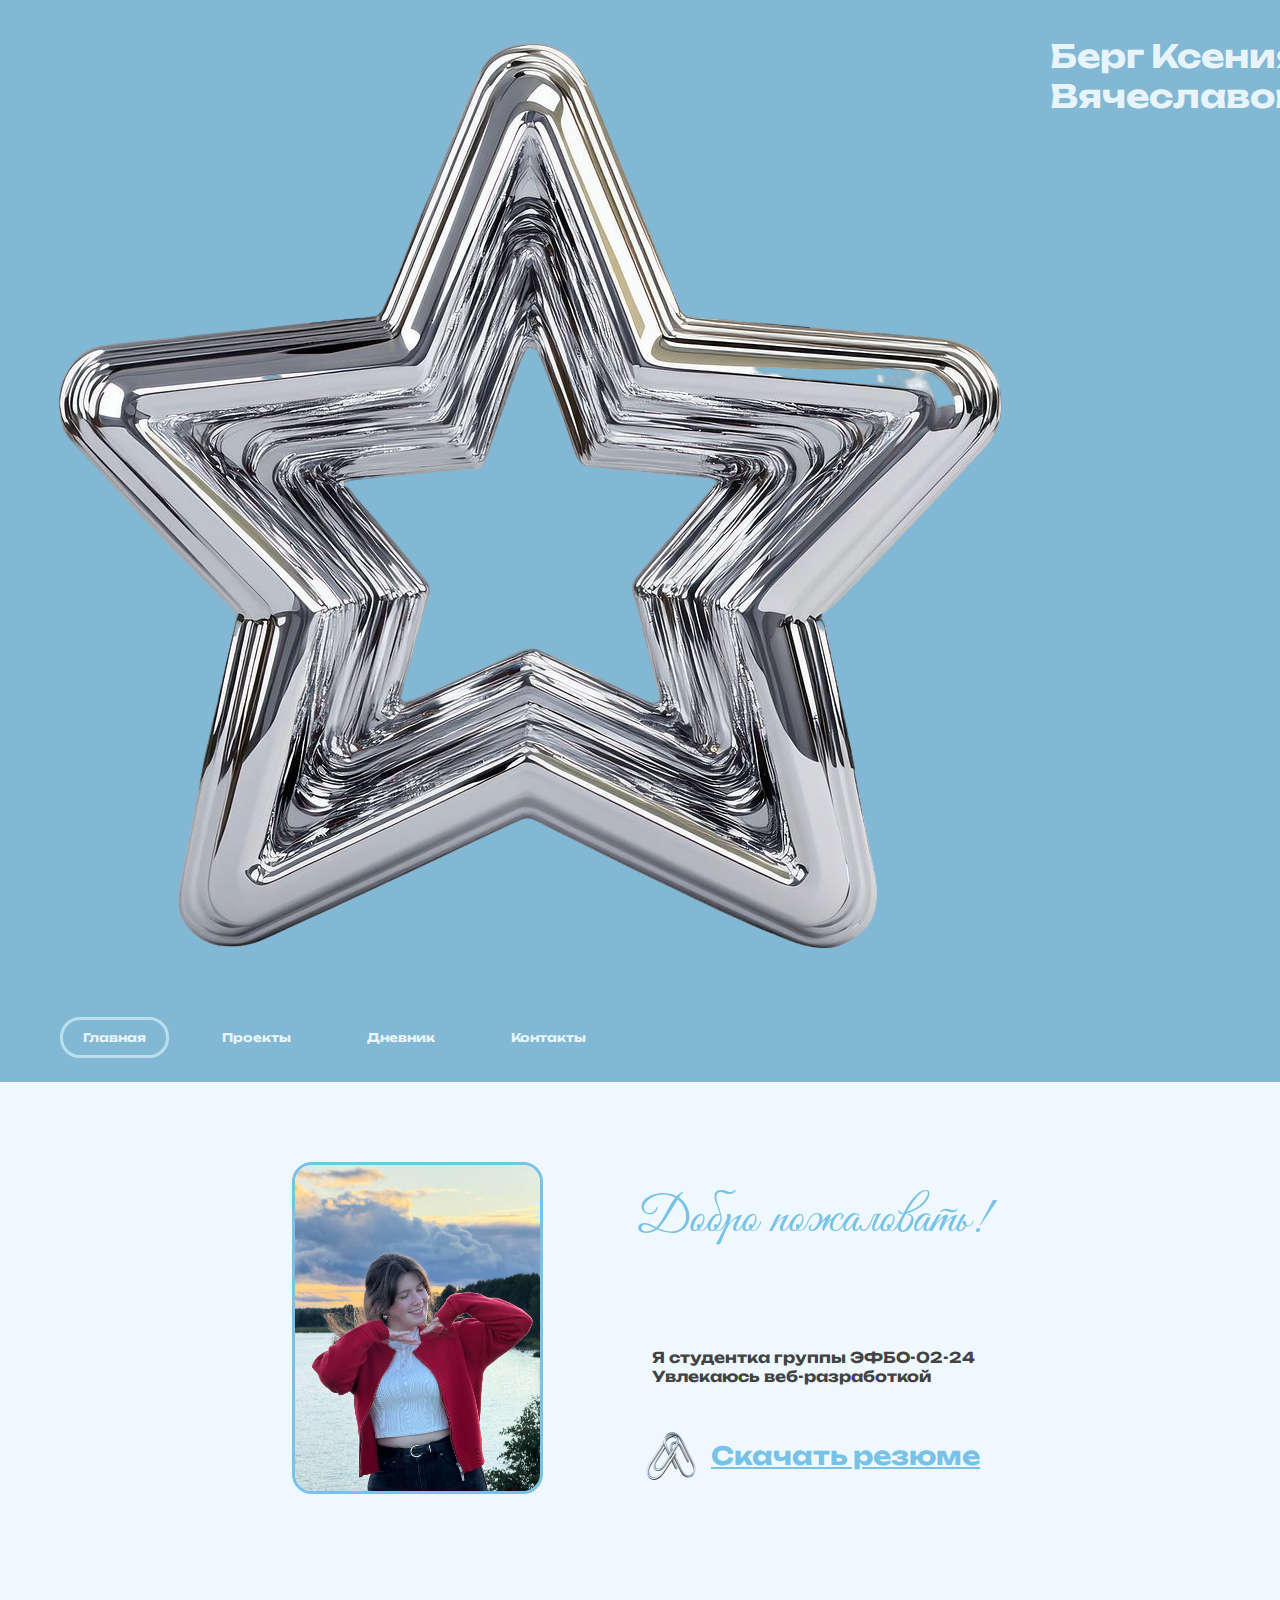
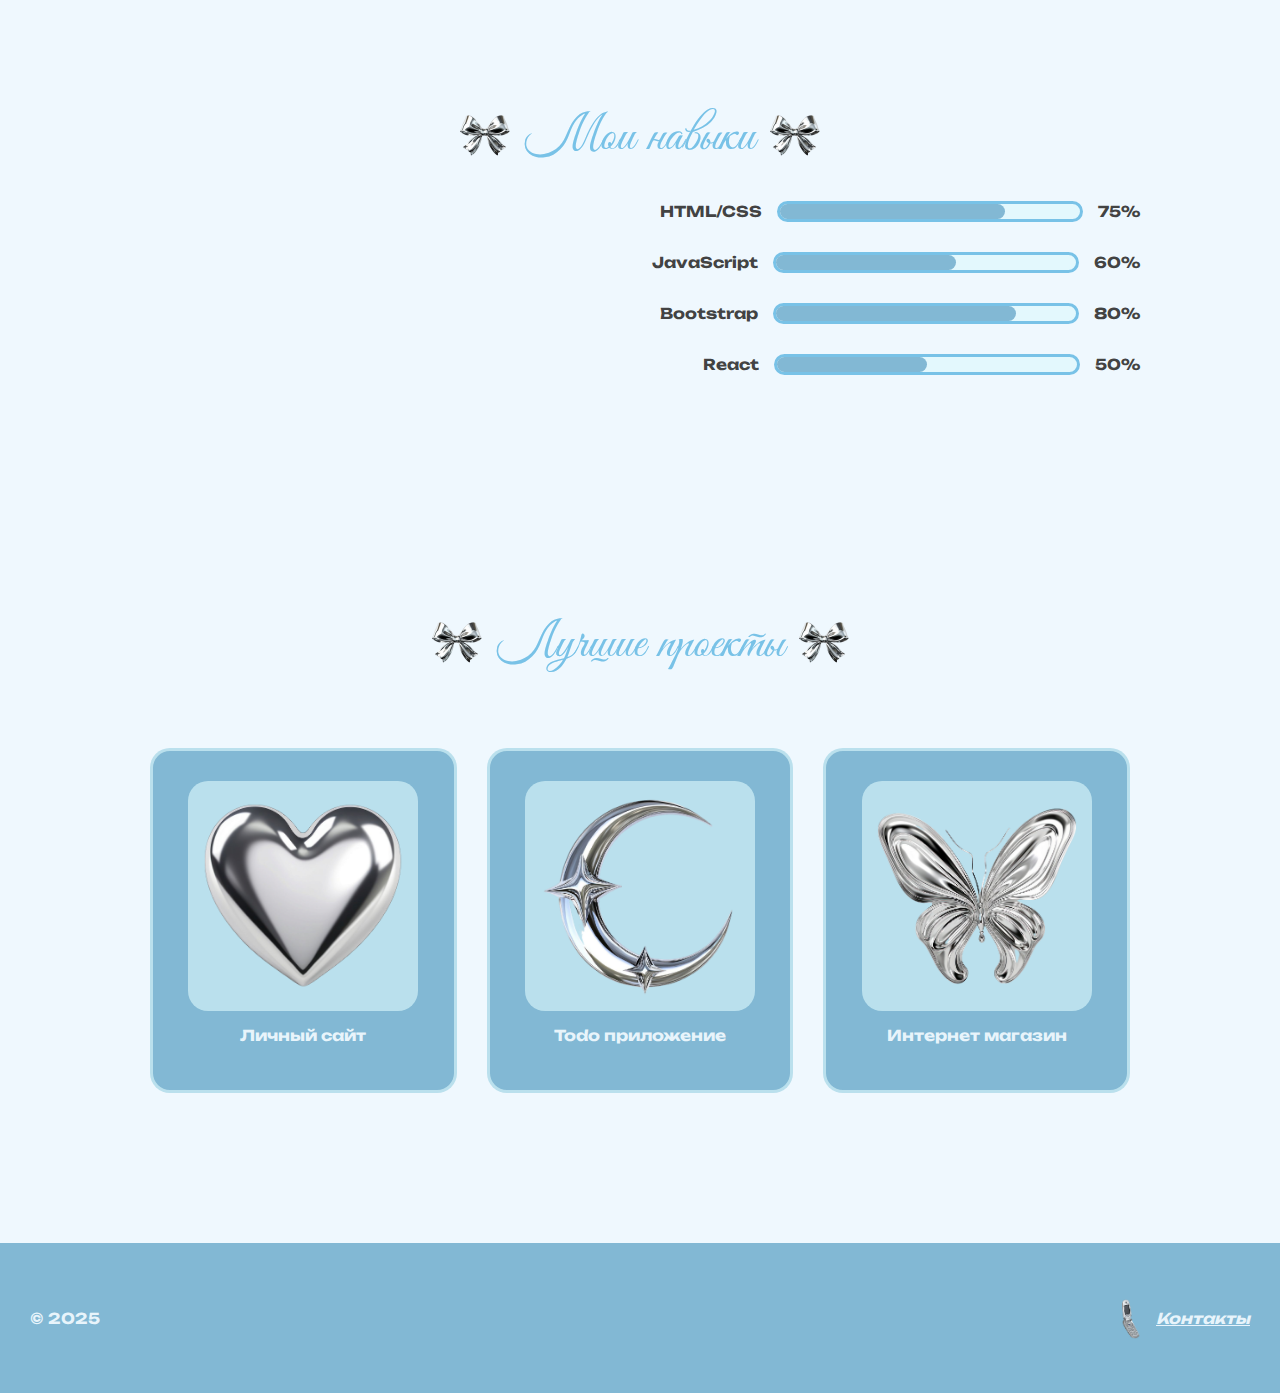
<file: index.html>
<!DOCTYPE html>
<html lang="ru">

<head>
    <meta charset="UTF-8">
    <meta name="viewport" content="width=device-width">
    <title>Главная</title>
    <link rel="stylesheet" href="styles/style.css">
</head>

<body>
    <div class="page-container">
        <header class="header">
            <img class="header__icon" src="images/icons/starMain.png">
            <h1 class="header__title">Берг Ксения Вячеславовна</h1>
        </header>

        <nav class="nav">
            <ul class="nav__list">
                <li class="nav__item"><a class="nav__link nav__link--active" href="index.html">Главная</a></li>
                <li class="nav__item"><a class="nav__link" href="pages/projects.html">Проекты</a></li>
                <li class="nav__item"><a class="nav__link" href="pages/diary.html">Дневник</a></li>
                <li class="nav__item"><a class="nav__link" href="pages/contacts.html">Контакты</a></li>
            </ul>
        </nav>

        <main class="content">
            <section class="profile">
                <div class="profile__photo">
                    <img src="images/profilePhoto.jpg" class="profile__photo-img">
                </div>
                <div class="profile__info">
                    <p class="profile__text-title"> Добро пожаловать!</p>
                    <p class="profile__text">Я студентка группы ЭФБО-02-24<br>Увлекаюсь веб-разработкой</p>
                    <div class="profile__resume">
                        <img class="profile__resume-icon" src="images/icons/save.png">
                        <a class="profile__resume-link" href="assets/Резюме_БергКВ.docx">Скачать резюме</a>
                    </div>
                </div>
            </section>

            <section class="skills">
                <div class="skills__title-container">
                    <img class="skills__title-icon" src="images/icons/bow.png">
                    <p class="skills__title">Мои навыки</p>
                    <img class="skills__title-icon" src="images/icons/bow.png">
                </div>

                <div class="skills__container">
                    <div class="skills__bar">
                        <p class="skills__name">HTML/CSS</p>
                        <div class="skills__progress">
                            <div class="skills__progress-bar" style="width: 75%;"></div>
                        </div>
                        <p class="skills__percent">75%</p>
                    </div>

                    <div class="skills__bar">
                        <p class="skills__name">JavaScript</p>
                        <div class="skills__progress">
                            <div class="skills__progress-bar" style="width: 60%;"></div>
                        </div>
                        <p class="skills__percent">60%</p>
                    </div>

                    <div class="skills__bar">
                        <p class="skills__name">Bootstrap</p>
                        <div class="skills__progress">
                            <div class="skills__progress-bar" style="width: 80%;"></div>
                        </div>
                        <p class="skills__percent">80%</p>
                    </div>

                    <div class="skills__bar">
                        <p class="skills__name">React</p>
                        <div class="skills__progress">
                            <div class="skills__progress-bar" style="width: 50%;"></div>
                        </div>
                        <p class="skills__percent">50%</p>
                    </div>
                </div>
            </section>

            <section class="projects">
                <div class="projects__title-container">
                    <img class="projects__title-icon" src="images/icons/bow.png">
                    <p class="projects__title">Лучшие проекты</p>
                    <img class="projects__title-icon" src="images/icons/bow.png">
                </div>

                <div class="projects__container">
                    <div class="project__card">
                        <img src="images/project1.png" class="project__card-img">
                        <p class="project__card-title">Личный сайт</p>
                    </div>

                    <div class="project__card">
                        <img src="images/project2.png" class="project__card-img">
                        <p class="project__card-title">Todo приложение</p>
                    </div>

                    <div class="project__card">
                        <img src="images/project3.png" class="project__card-img">
                        <p class="project__card-title">Интернет магазин</p>
                    </div>
                </div>
            </section>
        </main>

        <footer class="footer">
            <p class="footer__text">&copy; 2025</p>

            <address class="footer__contacts">
                <img src="images/icons/phone.png" alt="Иконка контактов" class="footer__contacts-icon">
                <span class="footer__contacts-text">Контакты</span>
            </address>
        </footer>
    </div>
</body>

</html>
</file>
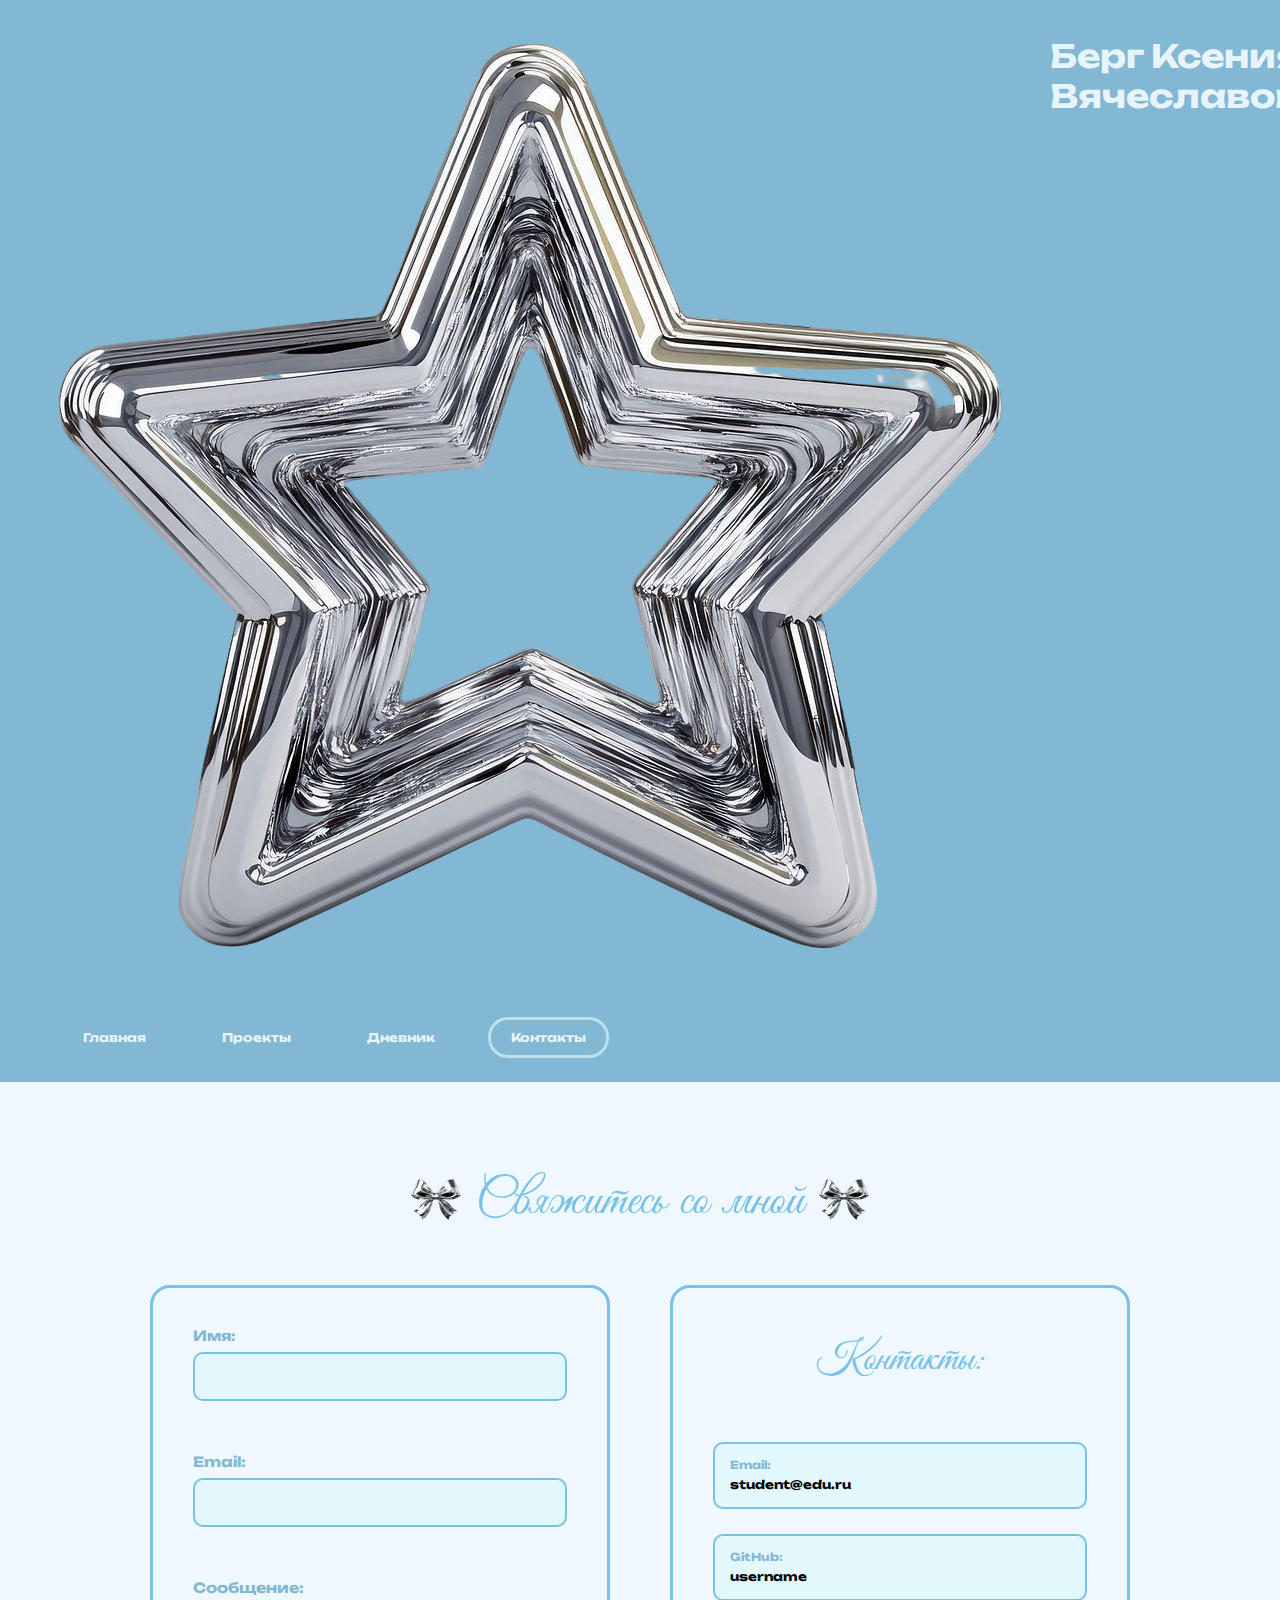
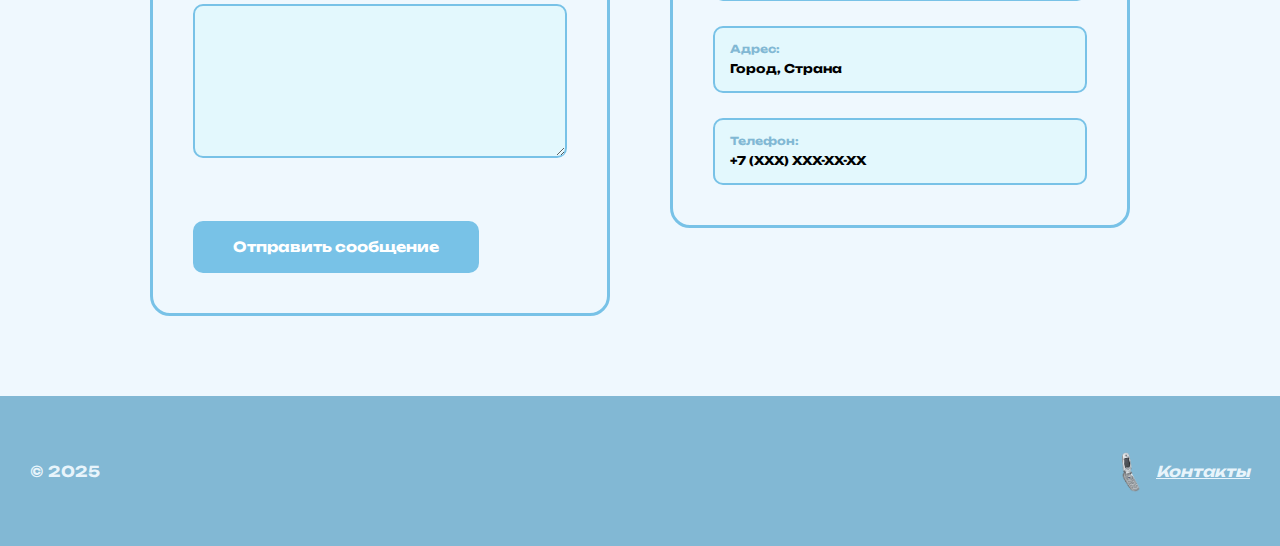
<file: pages/contacts.html>
<!DOCTYPE html>
<html lang="ru">
<head>
    <meta charset="UTF-8">
    <meta name="viewport" content="width=device-width">
    <title>Контакты</title>
    <link rel="stylesheet" href="../styles/style.css">
</head>

<body>
    <div class="page-container">
        <header class="header">
            <img class="header__icon" src="../images/icons/starMain.png">
            <h1 class="header__title">Берг Ксения Вячеславовна</h1>
        </header>

        <nav class="nav">
            <ul class="nav__list">
                <li class="nav__item"><a class="nav__link" href="../index.html">Главная</a></li>
                <li class="nav__item"><a class="nav__link" href="projects.html">Проекты</a></li>
                <li class="nav__item"><a class="nav__link" href="diary.html">Дневник</a></li>
                <li class="nav__item"><a class="nav__link nav__link--active" href="contacts.html">Контакты</a></li>
            </ul>
        </nav>

        <main class="content">
            <section class="contacts">
                <div class="contacts__title-container">
                    <img class="contacts__title-icon" src="../images/icons/bow.png">
                    <p class="contacts__title">Свяжитесь со мной</p>
                    <img class="contacts__title-icon" src="../images/icons/bow.png">
                </div>

                <div class="contacts__container">
                    <div class="contacts__form-section">
                        <form class="contacts__form" id="contactForm">
                            <div class="contacts__form-group">
                                <label for="name" class="contacts__label">Имя:</label>
                                <input type="text" id="name" name="name" class="contacts__input" required>
                                <span class="contacts__error" id="nameError"></span>
                            </div>

                            <div class="contacts__form-group">
                                <label for="email" class="contacts__label">Email:</label>
                                <input type="email" id="email" name="email" class="contacts__input" required>
                                <span class="contacts__error" id="emailError"></span>
                            </div>

                            <div class="contacts__form-group">
                                <label for="message" class="contacts__label">Сообщение:</label>
                                <textarea id="message" name="message" class="contacts__textarea" rows="5" required></textarea>
                                <span class="contacts__error" id="messageError"></span>
                            </div>

                            <button type="submit" class="contacts__submit-btn">Отправить сообщение</button>
                        </form>
                    </div>

                    <div class="contacts__info-section">
                        <div class="contacts__info">
                            <p class="contacts__info-title">Контакты:</p>
                            
                            <div class="contacts__info-item">
                                <div class="contacts__info-content">
                                    <span class="contacts__info-label">Email:</span>
                                    <span class="contacts__info-value">student@edu.ru</span>
                                </div>
                            </div>

                            <div class="contacts__info-item">
                                <div class="contacts__info-content">
                                    <span class="contacts__info-label">GitHub:</span>
                                    <span class="contacts__info-value">username</span>
                                </div>
                            </div>

                            <div class="contacts__info-item">
                                <div class="contacts__info-content">
                                    <span class="contacts__info-label">Адрес:</span>
                                    <span class="contacts__info-value">Город, Страна</span>
                                </div>
                            </div>

                            <div class="contacts__info-item">
                                <div class="contacts__info-content">
                                    <span class="contacts__info-label">Телефон:</span>
                                    <span class="contacts__info-value">+7 (XXX) XXX-XX-XX</span>
                                </div>
                            </div>
                        </div>
                    </div>
                </div>
            </section>
        </main>

        <footer class="footer">
            <p class="footer__text">&copy; 2025</p>
            <address class="footer__contacts">
                <img src="../images/icons/phone.png" alt="Иконка контактов" class="footer__contacts-icon">
                <span class="footer__contacts-text">Контакты</span>
            </address>
        </footer>
    </div>

    <script src="../scripts/dialog.js"></script>
</body>
</html>
</file>
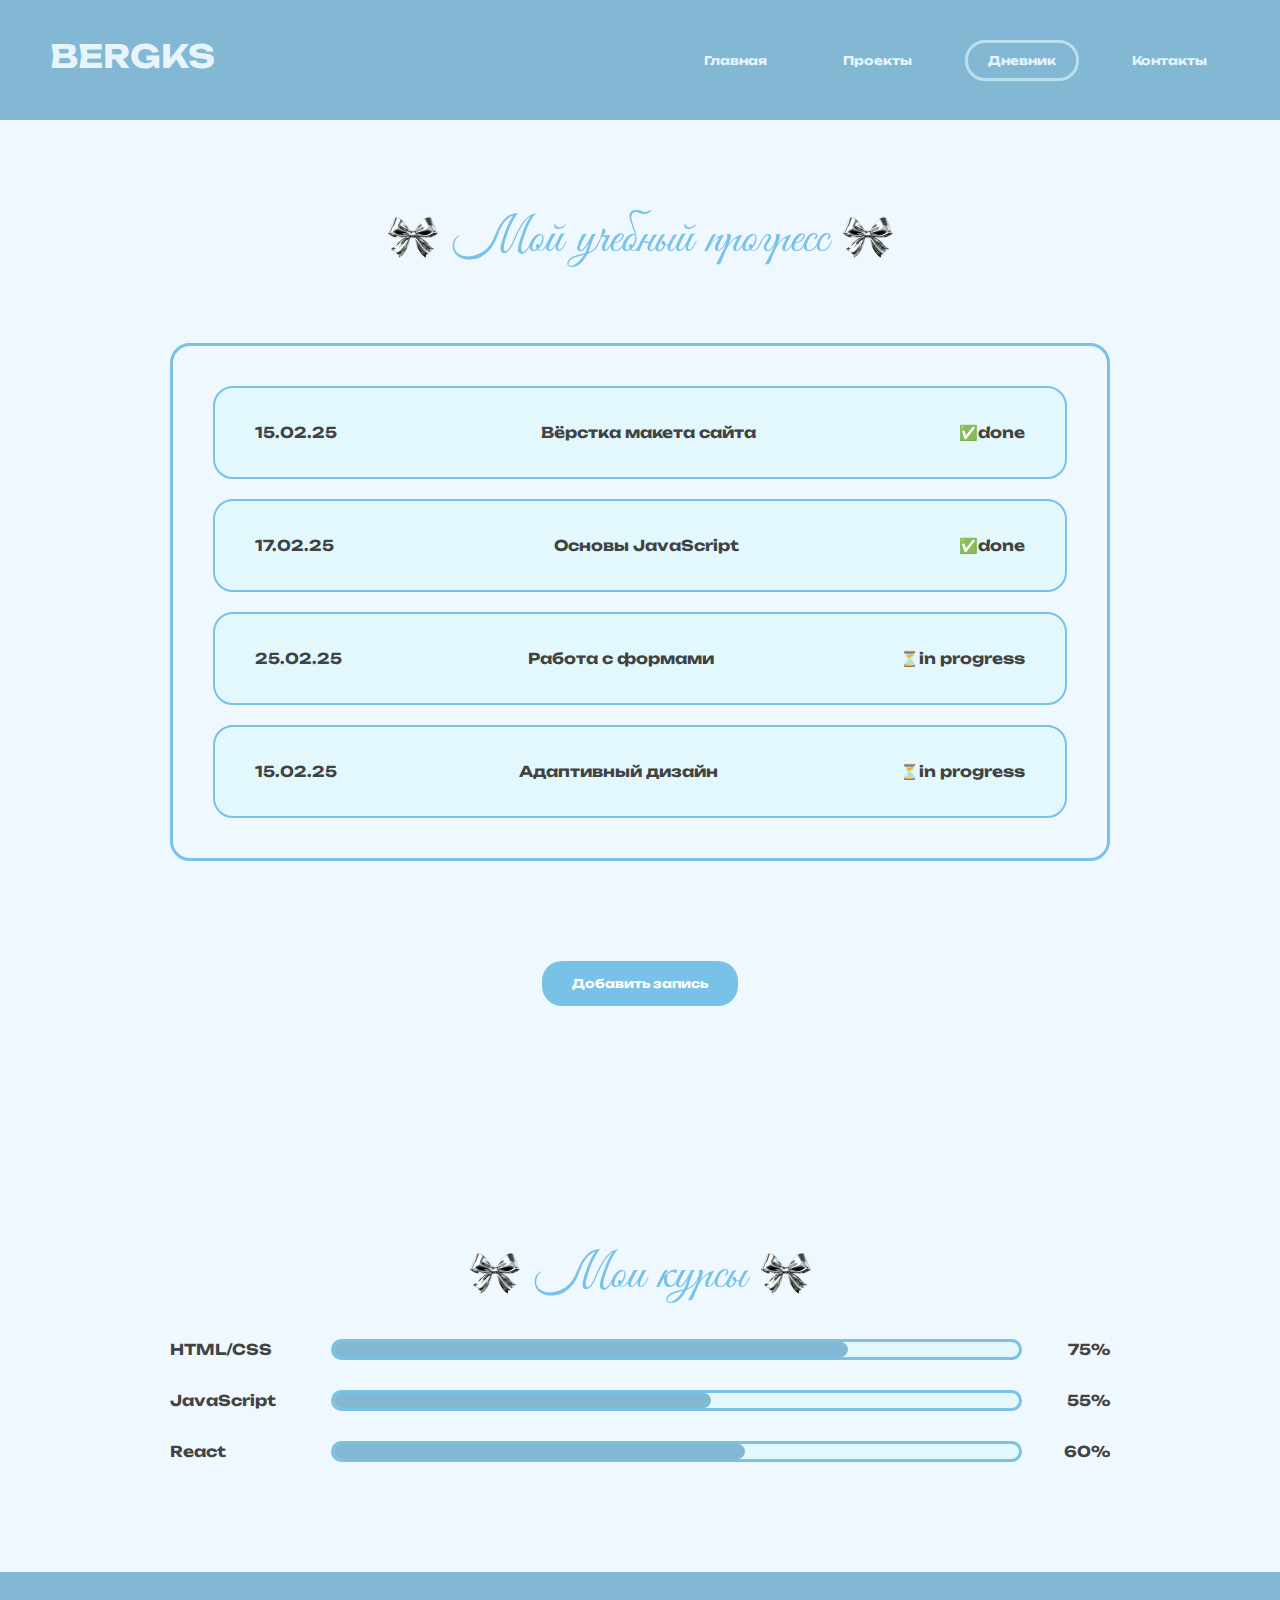
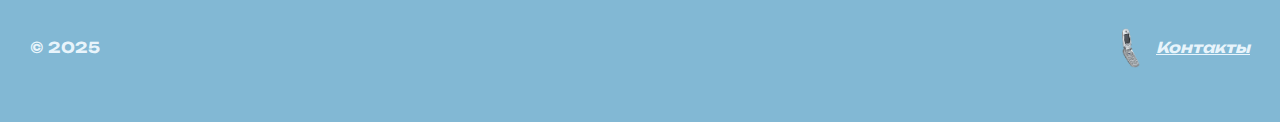
<file: pages/diary.html>
<!DOCTYPE html>
<html lang="ru">
    <head>
        <meta charset="UTF-8">
        <meta name="viewport" content="width=device-width">
        <title>Дневник</title>
        <link rel="stylesheet" href="../styles/style.css">
    </head>

    <body>
    <div class="page-container">
        <header class="header">
            <h1 class="header__title">BERGKS</h1>
            <nav class="nav">
                <ul class="nav__list">
                    <li class="nav__item"><a class="nav__link" href="../index.html">Главная</a></li>
                    <li class="nav__item"><a class="nav__link" href="projects.html">Проекты</a></li>
                    <li class="nav__item"><a class="nav__link nav__link--active" href="diary.html">Дневник</a></li>
                    <li class="nav__item"><a class="nav__link" href="contacts.html">Контакты</a></li>
                </ul>
            </nav>
        </header>

        <main class="content">
            <section class="study">
                <div class="study__title-container">
                    <img class="study__title-icon" src="../images/icons/bow.png">
                    <p class="study__title">Мой учебный прогресс</p>
                    <img class="study__title-icon" src="../images/icons/bow.png">
                </div>

                <div class="study__diary">
                    <div class="study__diary-record">
                        <p class="study__diary-data">15.02.25</p>
                        <p class="study__diary-task">Вёрстка макета сайта</p>
                        <p class="study__diary-status">✅done</p>
                    </div>

                    <div class="study__diary-record">
                        <p class="study__diary-data">17.02.25</p>
                        <p class="study__diary-task">Основы JavaScript</p>
                        <p class="study__diary-status">✅done</p>
                    </div>

                    <div class="study__diary-record">
                        <p class="study__diary-data">25.02.25</p>
                        <p class="study__diary-task">Работа с формами</p>
                        <p class="study__diary-status">⏳in progress</p>
                    </div>

                    <div class="study__diary-record">
                        <p class="study__diary-data">15.02.25</p>
                        <p class="study__diary-task">Адаптивный дизайн</p>
                        <p class="study__diary-status">⏳in progress</p>
                    </div>
                </div>

                <button class="study__button" onclick="openModal()">Добавить запись</button>
            </section>

            <section class="cources">
                <div class="cources__title-container">
                    <img class="cources__title-icon" src="../images/icons/bow.png">
                    <p class="cources__title">Мои курсы</p>
                    <img class="cources__title-icon" src="../images/icons/bow.png">
                </div>

                <div class="cources__container">
                    <div class="cources__bar">
                        <p class="cources__name">HTML/CSS</p>
                        <div class="cources__progress">
                            <div class="cources__progress-bar" style="width: 75%;"></div>
                        </div>
                        <p class="cources__percent">75%</p>
                    </div>

                    <div class="cources__bar">
                        <p class="cources__name">JavaScript</p>
                        <div class="cources__progress">
                            <div class="cources__progress-bar" style="width: 55%;"></div>
                        </div>
                        <p class="cources__percent">55%</p>
                    </div>

                    <div class="cources__bar">
                        <p class="cources__name">React</p>
                        <div class="cources__progress">
                            <div class="cources__progress-bar" style="width: 60%;"></div>
                        </div>
                        <p class="cources__percent">60%</p>
                    </div>
                </div>
            </section>
        </main>

        <footer class="footer">
            <p class="footer__text">&copy; 2025</p>

            <address class="footer__contacts">
                <img src="../images/icons/phone.png" alt="Иконка контактов" class="footer__contacts-icon">
                <span class="footer__contacts-text">Контакты</span>
            </address>
        </footer>

        <!-- Модальное окно для добавления записи -->
        <div id="addRecordModal" class="modal">
            <div class="modal__content">
                <span class="modal__close" onclick="closeModal()">&times;</span>
                <div class="modal__body">
                    <h2 class="modal__title">Добавить новую запись</h2>
                    <form class="modal__form">
                        <div class="modal__form-group">
                            <label for="recordDate" class="modal__label">Дата:</label>
                            <input type="date" id="recordDate" name="recordDate" class="modal__input" required>
                        </div>

                        <div class="modal__form-group">
                            <label for="recordTask" class="modal__label">Задача:</label>
                            <input type="text" id="recordTask" name="recordTask" class="modal__input" 
                                   placeholder="Введите описание задачи" required>
                        </div>

                        <div class="modal__form-group">
                            <label for="recordStatus" class="modal__label">Статус:</label>
                            <select id="recordStatus" name="recordStatus" class="modal__select" required>
                                <option value="">Выберите статус</option>
                                <option value="done">✅ Выполнено</option>
                                <option value="in-progress">⏳ В процессе</option>
                                <option value="planned">📅 Запланировано</option>
                                <option value="canceled">❌ Отменено</option>
                            </select>
                        </div>

                        <div class="modal__form-group">
                            <label for="recordDescription" class="modal__label">Описание (необязательно):</label>
                            <textarea id="recordDescription" name="recordDescription" 
                                     class="modal__textarea" 
                                     placeholder="Дополнительные детали или комментарии..."
                                     rows="4"></textarea>
                        </div>

                        <div class="modal__form-actions">
                            <button type="button" class="modal__button modal__button--cancel" onclick="closeModal()">
                                Отмена
                            </button>
                            <button type="submit" class="modal__button modal__button--submit">
                                Добавить запись
                            </button>
                        </div>
                    </form>
                </div>
            </div>
        </div>

    </div>

    <style>
        /* Стили для модального окна */
        .modal {
            display: none;
            position: fixed;
            z-index: 1000;
            left: 0;
            top: 0;
            width: 100%;
            height: 100%;
            background-color: rgba(0, 0, 0, 0.7);
            backdrop-filter: blur(5px);
        }

        .modal__content {
            background: white;
            margin: 5% auto;
            padding: 0;
            border-radius: var(--radius);
            width: 90%;
            max-width: 500px;
            position: relative;
            animation: modalShow 0.3s ease;
        }

        @keyframes modalShow {
            from {
                opacity: 0;
                transform: translateY(-50px);
            }
            to {
                opacity: 1;
                transform: translateY(0);
            }
        }

        .modal__close {
            position: absolute;
            right: 20px;
            top: 15px;
            font-size: 35px;
            font-weight: bold;
            color: var(--color-accent);
            cursor: pointer;
            z-index: 1001;
        }

        .modal__close:hover {
            color: var(--color-main);
        }

        .modal__body {
            padding: 40px;
        }

        .modal__title {
            font-family: 'TitleFont';
            color: var(--color-accent);
            font-size: calc(var(--title-size) * 0.8);
            margin: 0 0 30px 0;
            text-align: center;
        }

        .modal__form {
            display: flex;
            flex-direction: column;
            gap: 20px;
        }

        .modal__form-group {
            display: flex;
            flex-direction: column;
            gap: 8px;
        }

        .modal__label {
            font-family: 'Elements';
            font-size: calc(var(--text-size) * 0.8);
            color: var(--color-text);
            font-weight: bold;
        }

        .modal__input,
        .modal__select,
        .modal__textarea {
            font-family: 'Elements';
            font-size: calc(var(--text-size) * 0.7);
            padding: 12px 15px;
            border: 2px solid var(--color-border);
            border-radius: calc(var(--radius) - 10px);
            background: white;
            transition: all 0.3s ease;
        }

        .modal__input:focus,
        .modal__select:focus,
        .modal__textarea:focus {
            outline: none;
            border-color: var(--color-accent);
            transform: translateY(-2px);
            box-shadow: 0 8px 20px rgba(0, 179, 255, 0.3);
        }

        .modal__textarea {
            resize: vertical;
            min-height: 80px;
        }

        .modal__form-actions {
            display: flex;
            gap: 15px;
            justify-content: flex-end;
            margin-top: 20px;
        }

        .modal__button {
            font-family: 'Elements';
            font-size: calc(var(--text-size) * 0.7);
            padding: 12px 25px;
            border: none;
            border-radius: calc(var(--radius) - 10px);
            cursor: pointer;
            transition: all 0.3s ease;
        }

        .modal__button--cancel {
            background: #f0f0f0;
            color: #666;
        }

        .modal__button--cancel:hover {
            background: #e0e0e0;
            transform: translateY(-2px);
        }

        .modal__button--submit {
            background: var(--color-accent);
            color: white;
        }

        .modal__button--submit:hover {
            background: var(--color-main);
            transform: translateY(-2px);
        }

        .study__button {
            font-family: 'Elements';
            font-size: calc(var(--text-size) * 0.8);
            padding: 15px 30px;
            background: var(--color-accent);
            color: white;
            border: none;
            border-radius: var(--radius);
            cursor: pointer;
            transition: all 0.3s ease;
            margin: 30px auto;
            display: block;
        }

        .study__button:hover {
            background: var(--color-accent);
        transform: translateY(-2px);
        box-shadow: 0 8px 20px rgba(0, 179, 255, 0.3);
        }

        /* Адаптивность */
        @media (max-width: 768px) {
            .modal__content {
                margin: 10% auto;
                width: 95%;
            }
            
            .modal__body {
                padding: 30px 25px;
            }
            
            .modal__form-actions {
                flex-direction: column;
            }
            
            .modal__button {
                width: 100%;
            }
        }

        @media (max-width: 480px) {
            .modal__content {
                margin: 2% auto;
            }
            
            .modal__body {
                padding: 25px 20px;
            }
        }
    </style>

    <script>
        function openModal() {
            document.getElementById('addRecordModal').style.display = 'block';
        }

        function closeModal() {
            document.getElementById('addRecordModal').style.display = 'none';
        }

        // Закрытие модального окна при клике вне его
        window.onclick = function(event) {
            const modal = document.getElementById('addRecordModal');
            if (event.target === modal) {
                closeModal();
            }
        }

        // Закрытие по ESC
        document.addEventListener('keydown', function(event) {
            if (event.key === 'Escape') {
                closeModal();
            }
        });

        // Обработка отправки формы (для демонстрации)
        document.querySelector('.modal__form').addEventListener('submit', function(e) {
            e.preventDefault();
            alert('Запись успешно добавлена! (Это демонстрация, данные не сохраняются)');
            closeModal();
            this.reset();
        });
    </script>

    </body>
</html>
</file>
<file: styles/style.css>
:root{
    --color-main: #82b8d4;
    --color-accent: #78c2e7;
    --color-text: rgba(35, 34, 33, 0.863);
    --color-text-light: #eff8fef0;
    --color-border: rgba(219, 248, 252, 0.623);
    --color-background: #eff8fe;
    
    --radius: 20px;

    --space-sections: 30px;
    --space-content: 10px;
    --space-title: 20px;

    --title-size: 50px;
    --text-size: 15px;

    --icons-title-size: 30px;
    --icons-text-size: var(--title-size);
}

@font-face {
    font-family: 'TitleFont';
    src: url('../fonts/titlefont.ttf') format('truetype');
    font-weight: 400;
    font-style: normal;
    font-display: swap; 
}

@font-face {
    font-family: 'Elements';
    src: url('../fonts/elements.ttf') format('truetype');
    font-weight: 400;
    font-style: normal;
    font-display: swap; 
}

body {
    font-family: 'Segoe UI', Tahoma, Geneva, Verdana, sans-serif; 
    margin: 0; 
    padding: 0; 
    min-height: 100vh;
    background-color: var(--color-background);
}

.header {
    display: flex;
    flex-direction: row;
    justify-content: space-between;
    padding: 15px 30px;
    background: var(--color-main);
}

.header__title{
    color: var(--color-text-light);
    margin-left: 20px;
    font-family: 'Elements', sans-serif;
}

.nav{
    background: var(--color-main);
    padding: 20px;
}

.nav__list{
    display: flex;
    flex-direction: row;
    justify-content: left;
    gap: 30px;
    list-style: none;
}

.nav__link{
    text-decoration: none;
    font-family: 'Elements', sans-serif;
    font-size: 12px;
    color: var(--color-text-light);
    border-radius: var(--radius);
    padding: 10px 20px;
    border: 3px solid rgba(252, 219, 242, 0);
}

.nav__link:hover{
    border: 3px solid var(--color-border);
}

.nav__link--active{
    border: 3px solid var(--color-border);
}

.content{
    padding: 80px 100px;
    display: flex;
    flex-direction: column;
    gap: 200px;
}

.group__profile_skills{
    display: flex;
    flex-direction: row;
    align-items: center;
    margin-top: 80px;
}

.profile {
    display: flex;
    align-items: center; 
    width:100%;
    gap: 40px;
}

.profile__photo-img {
    width: 80%;
    max-width: 300px;
    height: auto;
    object-fit: cover;
    border: 3px solid var(--color-accent);
    border-radius: var(--radius);
}

.profile__info {
    display: flex;
    align-items: center;
    flex-direction: column;
    justify-content: center;
    gap: 30px;
    color: var(--color-text);
}

.profile__resume{
    display: flex;
    flex-direction: row;
}

.profile__resume-icon{
    width: var(--icons-text-size);
    height: auto;
}

.profile__text-title{
    font-family: 'TitleFont';
    color: var(--color-accent);
    font-size: var(--title-size);
    margin-top: 0;
}

.profile__text{
    font-family: 'Elements';
    font-size: var(--text-size)
}

.profile__resume-link{
    font-family: 'Elements';
    font-size: 25px;
    align-self: center;
    color: var(--color-accent);
    text-decoration: underline;
    margin-left: 15px;
}

.skills, .projects, .cources, .study{
    display: flex;
    flex-direction: column;
}
.skills__title-container, .projects__title-container, 
.study__title-container, .cources__title-container{
    display: flex;
    align-self: center;
    align-items: center;
}
.skills__title-icon, .projects__title-icon,
.study__title-icon, .cources__title-icon{
    width: fit-content;
    height: var(--icons-text-size);
}

.skills__title, .projects__title,
.study__title, .cources__title{
    font-family: 'TitleFont';
    color: var(--color-accent);
    font-size: var(--title-size);
    margin: 0px 15px;
}

.skills__container,
.cources__container{
    display: flex;
    flex-direction: column;
    gap: 30px;
    margin: 30px 40px;
}

.cources__container{
    margin: 30px 70px;
}


.skills__bar,
.cources__bar{
    display: flex;
    gap: 15px;
    align-items: center;
    justify-content: flex-end;
}

.skills__progress,
.cources__progress{
    border: 3px solid var(--color-accent);
    background: var(--color-border);
    width: 300px;
    height: var(--text-size);
    border-radius: var(--radius);
    transition: all 0.3s ease;
}

.cources__progress{
    width:100%;
}

.skills__progress:hover,
.cources__progress:hover{
    transform: translateY(-3px);
    box-shadow: 0 8px 20px rgba(0, 179, 255, 0.3);
}

.skills__progress-bar,
.cources__progress-bar{
    background: var(--color-main);
    border-radius: 18px;
    height: 100%;
}

.skills__name, .skills__percent,
.cources__name, .cources__percent{
    font-family: 'Elements';
    font-size: var(--text-size);
    color: var(--color-text);
    margin: 0;
}

.cources__name {
    width: 200px;
}

.cources__percent{
    text-align: right;
    width: 100px
}

.projects__container{
    margin: 70px 50px;
    display: grid;
    gap:30px;
    grid-template-columns: repeat(auto-fit, minmax(18rem, 1fr));
}

.project__card{
    display: flex;
    flex-direction: column;
    background: var(--color-main);
    border-radius: var(--radius);
    border: 3px solid var(--color-border);
    padding: 30px;
    align-items: center;
    transition: all 0.3s ease;
}

.project__card:hover{
    transform: translateY(-3px);
}

.project__card-img{
    width: 200px;
    height: fit-content;
    background: var(--color-border);
    padding: 15px;
    border-radius: var(--radius);
}

.project__card-title{
    font-family: 'Elements';
    font-size: var(--text-size);
    color: var(--color-text-light);
}

.footer{
    background: var(--color-main);
    display: flex;
    justify-content: space-between;
    align-items: center; 
    color: var(--color-text-light);
    padding: 50px 30px;
}

.footer__text{
    font-family: 'Elements';
    font-size: var(--text-size);
}

.footer__contacts-icon{
    width: fit-content;
    height: var(--icons-text-size);
}

.footer__contacts{
    display: flex;
}

.footer__contacts-text{
    font-family: 'Elements';
    font-size: var(--text-size);
    align-self: center;
    text-decoration: underline;
}

@media (max-width: 1480px){
    .group__profile_skills{
        flex-direction: column;
        gap: 200px;
    }

    .profile{
        justify-content: center;
    }
}

@media (max-width: 900px) {
    .header{
        flex-direction: column;
    }

    .nav__list{
        flex-direction: column;
        padding:0;
    }

    .header__title{
        text-align: center;
    }
    .profile{
        flex-direction: column;
    }
}

@media (max-width: 560px){
    :root{
        --title-size: 30px;
        --text-size: 10px;
    }

    .content{
        padding: 20px 30px;
    }

    .skills{
        width: 100%;
    }
    .skills__name{
        width: 120px;
    }
    .skills__progress{
        width: 100%;
    }
    .skills__container{
        margin: 30px 0;
    }
}

.study__diary{
    border-radius: var(--radius);
    border: 3px solid var(--color-accent);
    display: flex;
    flex-direction: column;
    gap: 20px;
    margin: 70px 70px;
    padding: 40px;
}

.study__diary-record{
    display: flex;
    flex-direction: row;
    justify-content: space-between;
    background: var(--color-border);
    border-radius: var(--radius);
    border: 2px solid var(--color-accent);
    padding: 20px 40px;
    transition: all 0.3s ease;
}

.study__diary-record:hover{
    transform: translateY(-3px);
    box-shadow: 0 8px 20px rgba(0, 179, 255, 0.3);
}

.study__diary-data, .study__diary-task, .study__diary-status{
    font-family: 'Elements';
    font-size: var(--text-size);
    color: var(--color-text)
}

.projects-full {
    display: flex;
    flex-direction: column;
}

.projects-full__title-container {
    display: flex;
    align-self: center;
    align-items: center;
    margin-bottom: 50px;
}

.projects-full__title-icon {
    width: fit-content;
    height: var(--icons-text-size);
}

.projects-full__title {
    font-family: 'TitleFont';
    color: var(--color-accent);
    font-size: var(--title-size);
    margin: 0px 15px;
}

.projects-full__filters {
    display: flex;
    justify-content: center;
    gap: 20px;
    margin-bottom: 50px;
    flex-wrap: wrap;
}

.projects-full__filter {
    font-family: 'Elements';
    font-size: calc(var(--text-size) * 0.8);
    padding: 12px 24px;
    border: 2px solid var(--color-accent);
    background: transparent;
    color: var(--color-accent);
    border-radius: var(--radius);
    cursor: pointer;
    transition: all 0.3s ease;
}

.projects-full__filter:hover {
    background: var(--color-accent);
    color: white;
    transform: translateY(-2px);
}

.projects-full__filter--active {
    background: var(--color-accent);
    color: white;
}

.projects-full__grid {
    display: grid;
    grid-template-columns: repeat(auto-fill, minmax(350px, 1fr));
    gap: 30px;
    margin: 0 50px;
}

.projects-full__card {
    background: var(--color-main);
    border-radius: var(--radius);
    border: 3px solid var(--color-border);
    overflow: hidden;
    transition: all 0.3s ease;
    display: flex;
    flex-direction: column;
    padding: 20px;
}

.projects-full__card:hover {
    transform: translateY(-5px);
    box-shadow: 0 8px 20px rgba(0, 179, 255, 0.3);
}

.projects-full__card-img {
    width: fit-content;
    padding: 20px;
    height: 200px;
    margin: auto;
    object-fit: cover;
    border-radius: var(--radius);
    background: var(--color-border);
}

.projects-full__card-content {
    padding: 25px;
    flex-grow: 1;
    display: flex;
    flex-direction: column;
}

.projects-full__card-title {
    font-family: 'TitleFont';
    font-size: var(--title-size);
    color: var(--color-text-light);
    margin: 0 0 10px 0;
}

.projects-full__card-tech {
    font-family: 'Elements';
    font-size: calc(var(--text-size) * 0.7);
    color: var(--color-text);
    background-color: var(--color-border);
    width: fit-content;
    padding:10px;
    border-radius: var(--radius);
    margin: 0 0 15px 0;
    font-weight: bold;
}

.projects-full__card-desc {
    font-family: 'Elements';
    font-size: calc(var(--text-size) * 0.8);
    color: var(--color-text-light);
    margin: 0 0 20px 0;
    flex-grow: 1;
}

.projects-full__card-btn, .study__button{
    font-family: 'Elements';
    font-size: calc(var(--text-size) * 0.8);
    padding: 12px 24px;
    background: var(--color-accent);
    color: white;
    border: none;
    border-radius: calc(var(--radius) - 10px);
    cursor: pointer;
    transition: all 0.3s ease;
    align-self: flex-start;
}

.study__button{
    align-self: center;
}

.projects-full__card-btn:hover, .study__button:hover {
    background: var(--color-accent);
    transform: translateY(-2px);
    box-shadow: 0 8px 20px rgba(0, 179, 255, 0.3);
}

.modal {
    display: none;
    position: fixed;
    z-index: 1000;
    left: 0;
    top: 0;
    width: 100%;
    height: 100%;
    background-color: rgba(0, 0, 0, 0.7);
    backdrop-filter: blur(5px);
    overflow-y: auto;
}

.modal__content {
    background: var(--color-background);
    margin: 5% auto;
    padding: 0;
    border-radius: var(--radius);
    width: 90%;
    max-width: 800px;
    position: relative;
    animation: modalShow 0.3s ease;
    border: 3px solid var(--color-accent)
}

@keyframes modalShow {
    from {
        opacity: 0;
        transform: translateY(-50px);
    }
    to {
        opacity: 1;
        transform: translateY(0);
    }
}

.modal__close {
    position: absolute;
    right: 20px;
    top: 15px;
    font-size: 35px;
    font-weight: bold;
    color: var(--color-accent);
    cursor: pointer;
    z-index: 1001;
}

.modal__body {
    padding: 40px;
    display: flex;
    flex-direction: column;
}

.modal__title{
    font-family: 'TitleFont';
    font-size: var(--title-size);
    color: var(--color-accent)
}

.modal__tech{
    font-family: 'Elements';
    font-size: var(--text-size);
}

.modal__desc{
    font-family: 'Elements';
    font-size: calc(var(--text-size)*0.7);
}

.modal__links{
    margin: 30px;
}
.modal__link{
    text-decoration: none;
    text-decoration: underline;
    font-family: 'Elements';
    color: var(--color-main);
    margin: 30px;
}

.modal__screenshots{
    display: flex;
    flex-direction: column;
    gap: 20px;
}
.modal__screenshot{
    width: 300px;
    height: fit-content;
    border: 3px solid var(--color-accent);
    align-self: center;
    border-radius: var(--radius);
}

@media (max-width: 768px) {
    .projects-full__grid {
        grid-template-columns: 1fr;
        margin: 0 20px;
    }
    
    .projects-full__filters {
        gap: 10px;
    }
    
    .projects-full__filter {
        padding: 10px 16px;
        font-size: calc(var(--text-size) * 0.7);
    }
    
    .modal__content {
        width: 95%;
        margin: 10% auto;
    }
}

.contacts {
    display: flex;
    flex-direction: column;
}

.contacts__title-container {
    display: flex;
    align-self: center;
    align-items: center;
    margin-bottom: 50px;
}

.contacts__title-icon {
    width: fit-content;
    height: var(--icons-text-size);
}

.contacts__title {
    font-family: 'TitleFont';
    color: var(--color-accent);
    font-size: var(--title-size);
    margin: 0px 15px;
}

.contacts__container {
    display: grid;
    grid-template-columns: 1fr 1fr;
    gap: 60px;
    margin: 0 50px;
    align-items: start;
}

.contacts__form-section {
    border-radius: var(--radius);
    border: 3px solid var(--color-accent);
    padding: 40px;
}

.contacts__form {
    display: flex;
    flex-direction: column;
    gap: 25px;
}

.contacts__form-group {
    display: flex;
    flex-direction: column;
    gap: 8px;
}

.contacts__label {
    font-family: 'Elements';
    font-size: calc(var(--text-size) * 0.9);
    color: var(--color-main);
    font-weight: bold;
}

.contacts__input,
.contacts__textarea {
    font-family: 'Elements';
    font-size: calc(var(--text-size) * 0.8);
    padding: 15px 20px;
    border: 2px solid var(--color-accent);
    border-radius: calc(var(--radius) - 10px);
    background: var(--color-border);
    transition: all 0.3s ease;
    resize: vertical;
}

.contacts__input:focus,
.contacts__textarea:focus {
    outline: none;
    border-color: var(--color-accent);
    transform: translateY(-2px);
    box-shadow: 0 8px 20px rgba(0, 179, 255, 0.3);
}

.contacts__textarea {
    min-height: 120px;
}

.contacts__error {
    font-family: 'Elements';
    font-size: calc(var(--text-size) * 0.7);
    color: var(--color-main);
    min-height: 20px;
    opacity: 0;
    transition: opacity 0.3s ease;
}

.contacts__error.show {
    opacity: 1;
}

.contacts__submit-btn {
    font-family: 'Elements';
    font-size: calc(var(--text-size) * 0.9);
    padding: 18px 40px;
    background: var(--color-accent);
    color: white;
    border: none;
    border-radius: calc(var(--radius) - 10px);
    cursor: pointer;
    transition: all 0.3s ease;
    margin-top: 10px;
    align-self: flex-start;
}

.contacts__submit-btn:hover {
    background: var(--color-main);
    transform: translateY(-3px);
    box-shadow: 0 8px 20px rgba(0, 179, 255, 0.3);
}

.contacts__submit-btn:active {
    transform: translateY(-1px);
}

/* Стили информации о контактах */
.contacts__info-section {
    border-radius: var(--radius);
    border: 3px solid var(--color-accent);
    padding: 40px;
}

.contacts__info-title {
    font-family: 'TitleFont';
    font-size: 40px;
    color: var(--color-accent);
    margin: 0 0 30px 0;
    text-align: center;
}

.contacts__info {
    display: flex;
    flex-direction: column;
    gap: 25px;
}

.contacts__info-item {
    display: flex;
    align-items: center;
    gap: 20px;
    padding: 15px;
    border: 2px solid var(--color-accent);
    background: var(--color-border);
    border-radius: calc(var(--radius) - 10px);
    transition: all 0.3s ease;
}

.contacts__info-item:hover {
    box-shadow: 0 8px 20px rgba(0, 179, 255, 0.3); 
}

.contacts__info-icon {
    width: 30px;
    height: 30px;
    object-fit: contain;
    flex-shrink: 0;
}

.contacts__info-content {
    display: flex;
    flex-direction: column;
    gap: 5px;
}

.contacts__info-label {
    font-family: 'Elements';
    font-size: calc(var(--text-size) * 0.7);
    color: var(--color-main);
    font-weight: bold;
}

.contacts__info-value {
    font-family: 'Elements';
    font-size: calc(var(--text-size) * 0.8);
}

.contacts__message {
    padding: 15px 20px;
    border-radius: calc(var(--radius) - 10px);
    font-family: 'Elements';
    font-size: calc(var(--text-size) * 0.8);
    margin-top: 20px;
    opacity: 0;
    transition: opacity 0.3s ease;
}

.contacts__message.show {
    opacity: 1;
}

.contacts__message--success {
    background: var(--color-accent);
    color: white;
}

.contacts__message--error {
    background: #ff4444;
    color: white;
}

@media (max-width: 968px) {
    .contacts__container {
        grid-template-columns: 1fr;
        gap: 40px;
        margin: 0 30px;
    }
}

@media (max-width: 768px) {
    .contacts__container {
        margin: 0 20px;
    }
    
    .contacts__form-section,
    .contacts__info-section {
        padding: 30px 25px;
    }
    
    .contacts__submit-btn {
        align-self: stretch;
        text-align: center;
    }
}

@media (max-width: 480px) {
    .contacts__title-container {
        flex-direction: column;
        gap: 15px;
    }
    
    .contacts__title {
        margin: 0;
        text-align: center;
    }
}
</file>
